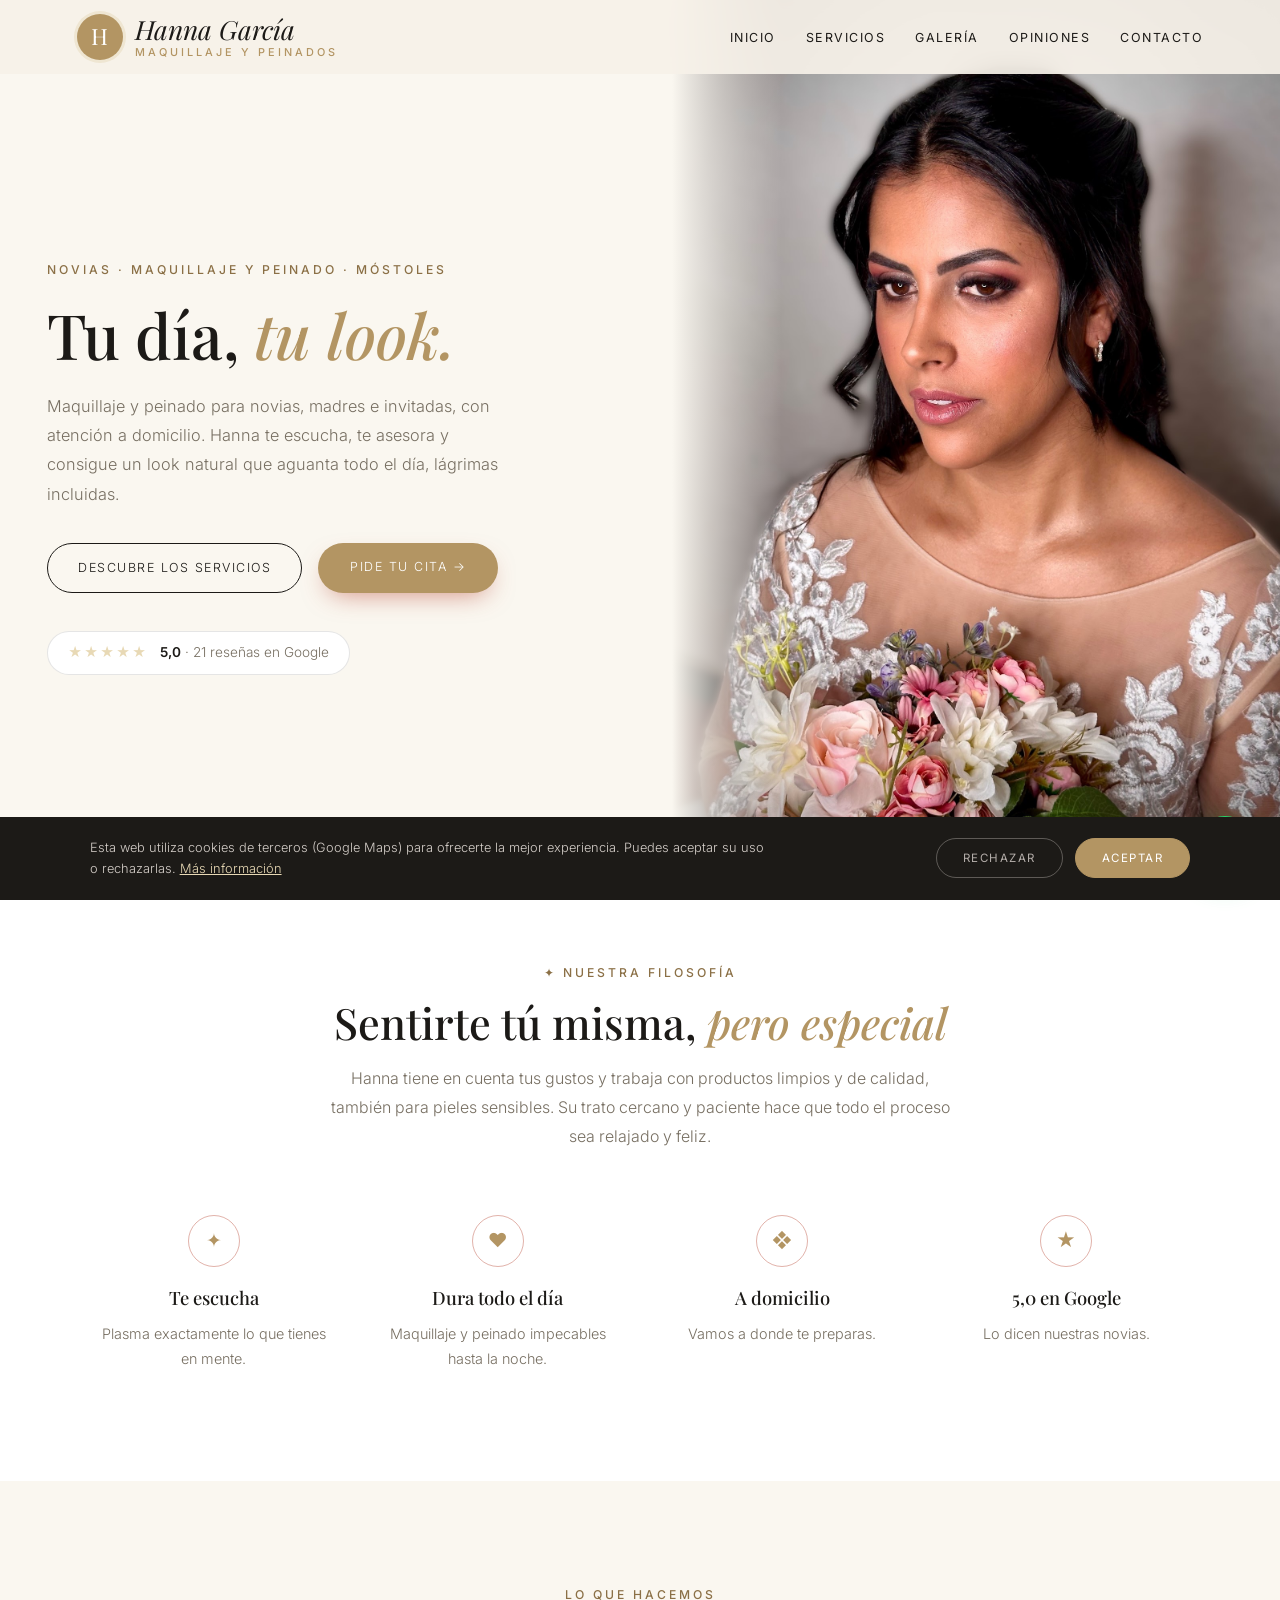
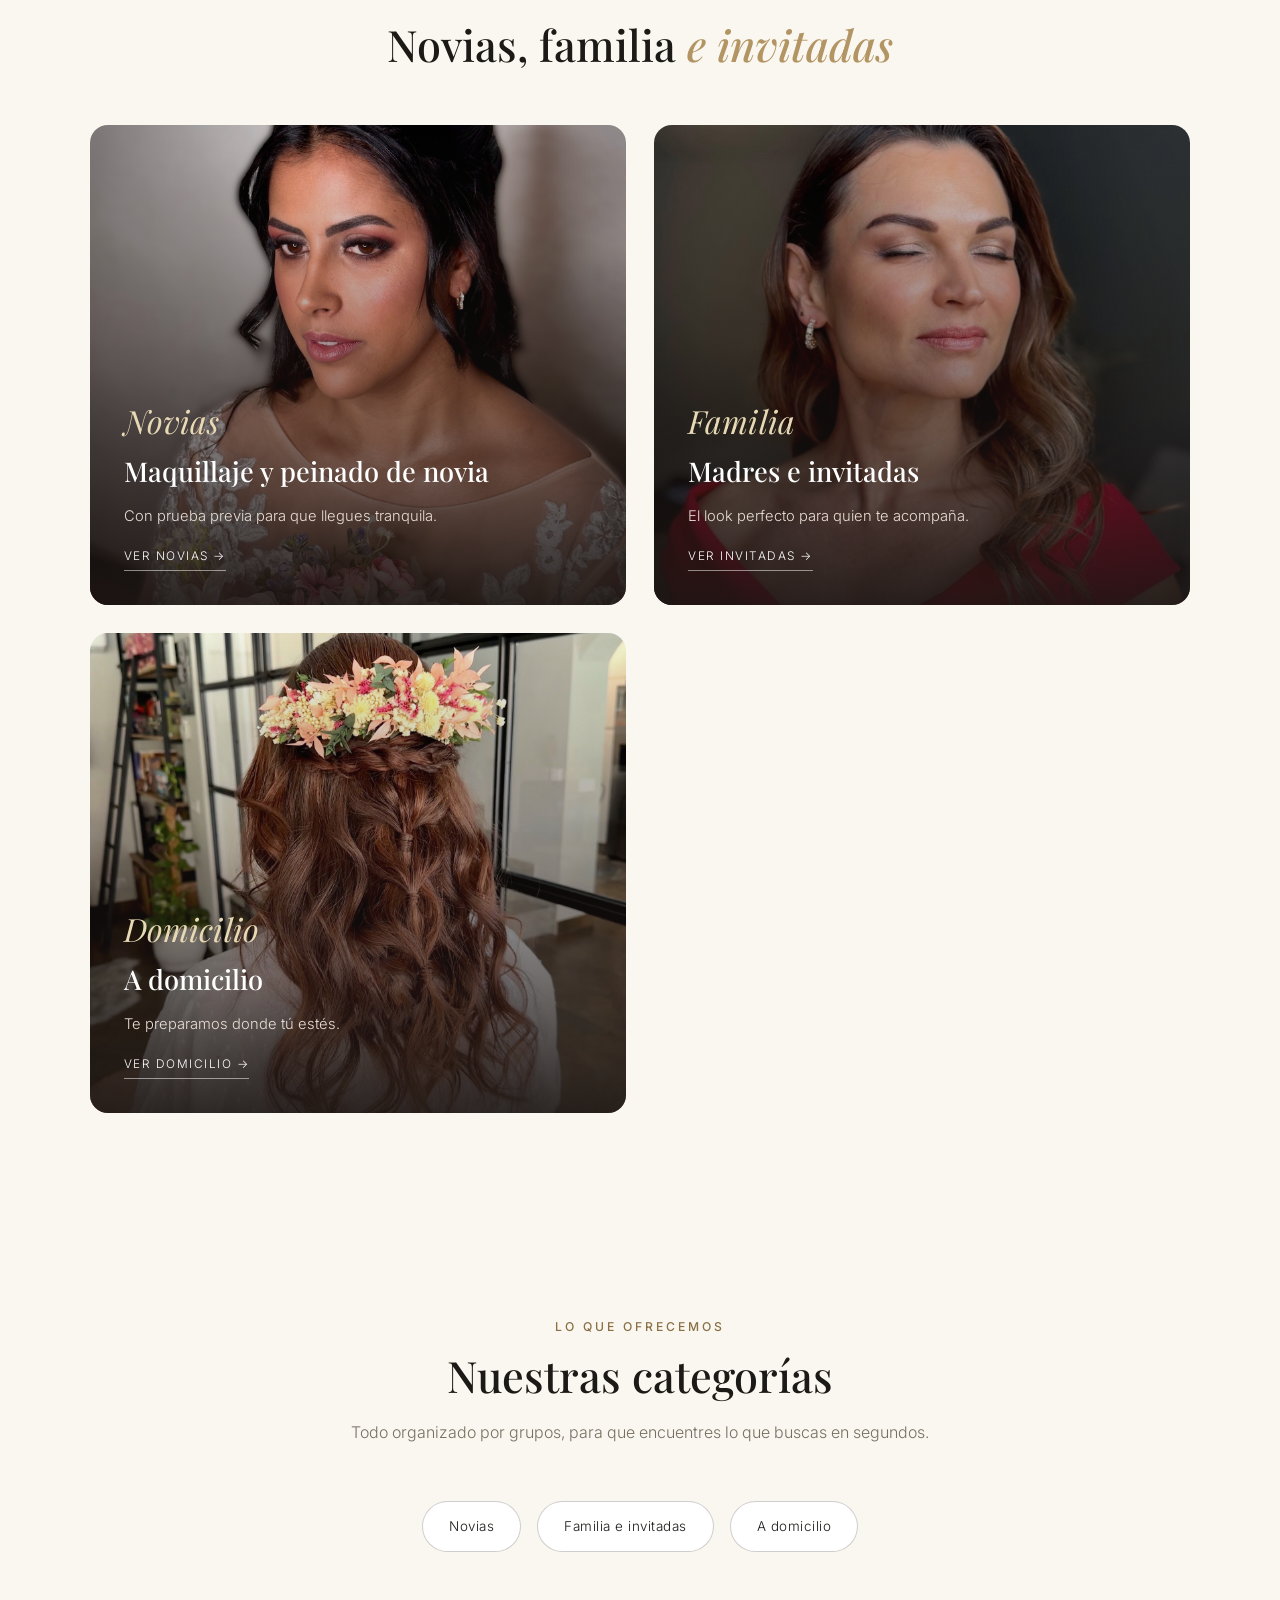
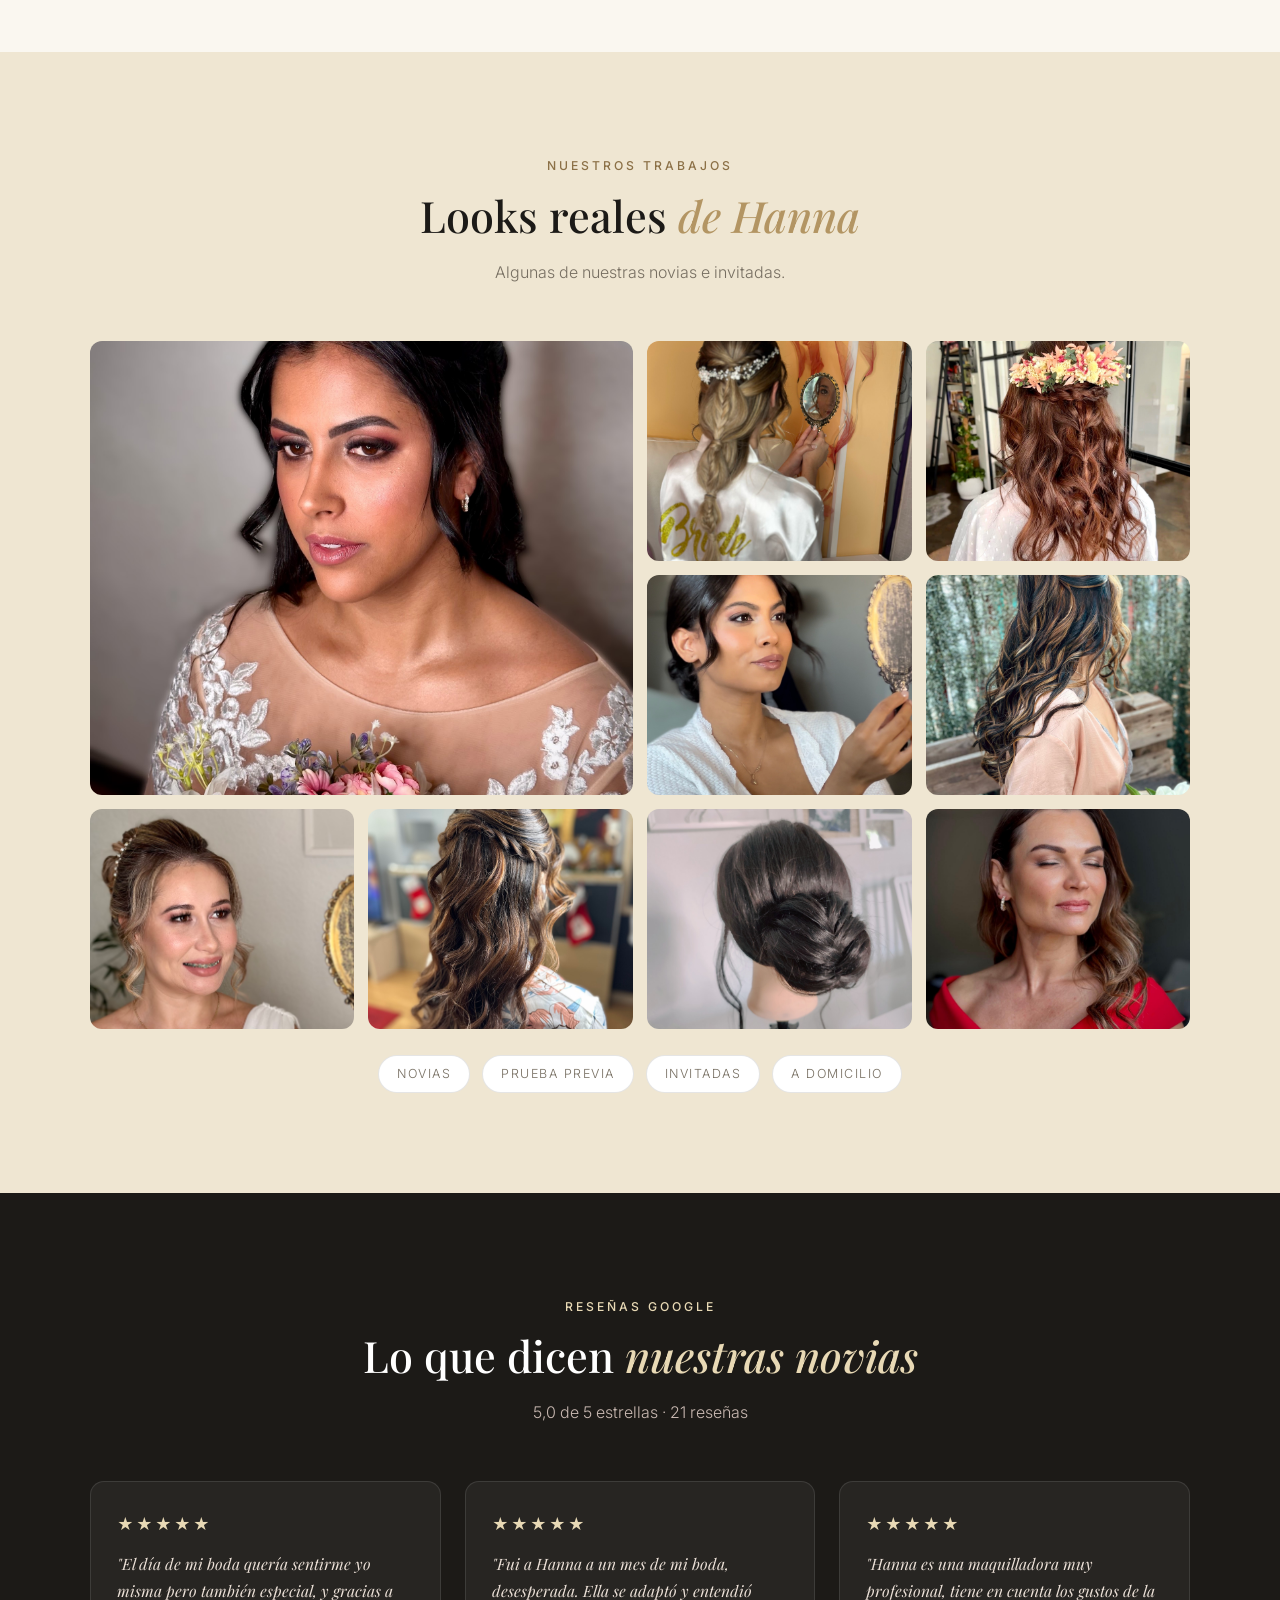
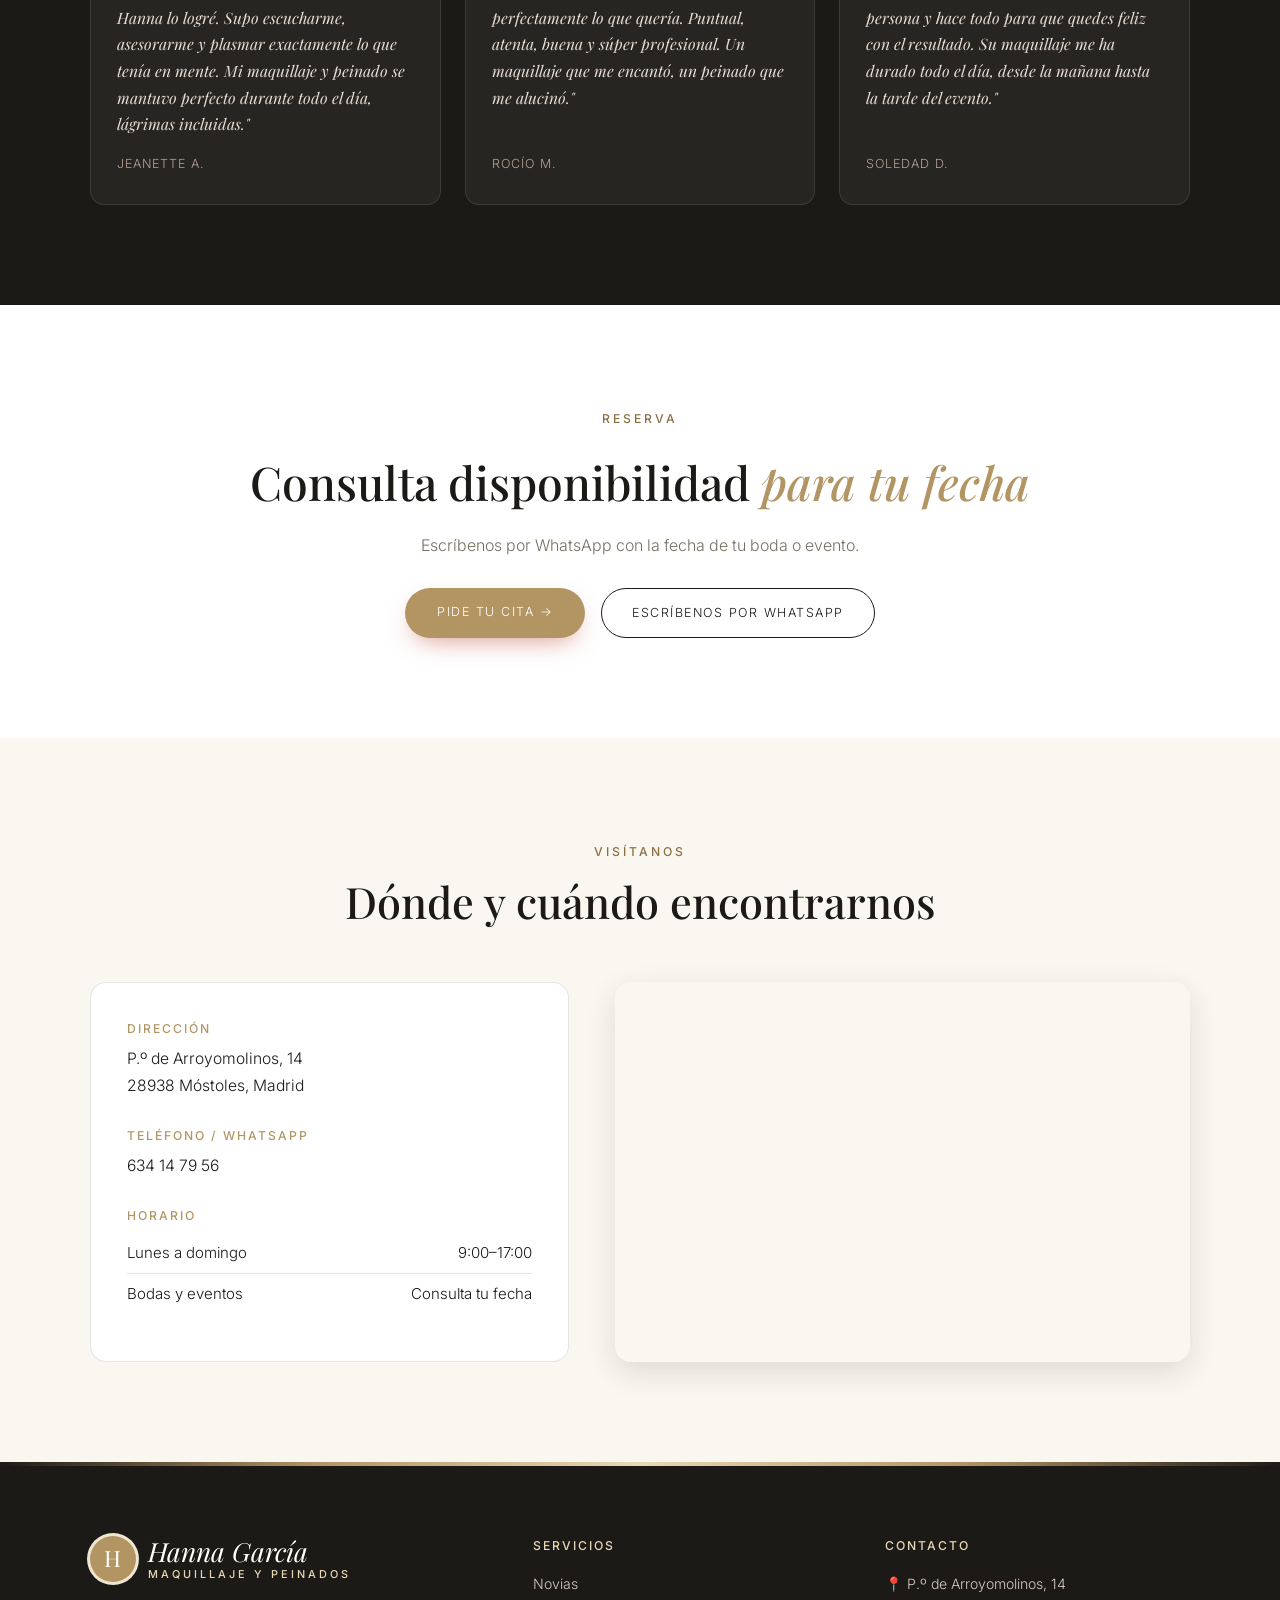
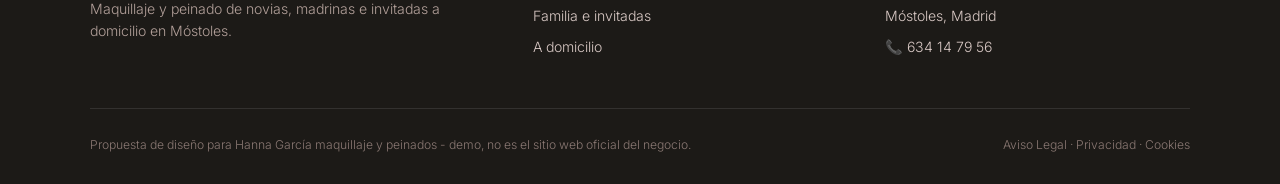
<file: index.html>
<!DOCTYPE html>
<html lang="es">
<head>
<meta charset="UTF-8">
<meta name="viewport" content="width=device-width, initial-scale=1.0">
<title>Hanna García maquillaje y peinados — Maquillaje y peinado de novias a domicilio en Móstoles</title>
<meta name="description" content="Hanna García, maquillaje y peinados de novia, madrina e invitadas con atención a domicilio en Móstoles. Prueba previa y looks que duran todo el día. 5,0★ con 21 reseñas en Google.">
<meta name="theme-color" content="#1c1a17">
<meta property="og:title" content="Hanna García maquillaje y peinados · Móstoles">
<meta property="og:image" content="maps_08.jpg">

<link rel="preconnect" href="https://fonts.googleapis.com"><link rel="preconnect" href="https://fonts.gstatic.com" crossorigin><link href="https://fonts.googleapis.com/css2?family=Playfair+Display:ital,wght@0,400;0,500;1,400&family=Inter:wght@300;400;500;600&display=swap" rel="stylesheet">
<link rel="stylesheet" href="styles.css">
</head>
<body>

<header id="header">
  <a href="index.html" class="logo" aria-label="Hanna García maquillaje y peinados, inicio"><span class="logo-mark">H</span><span class="logo-text"><span class="script">Hanna García</span><small>maquillaje y peinados</small></span></a>
  <nav id="nav" aria-label="Navegación principal"><ul><li><a href="index.html#inicio">Inicio</a></li><li><a href="servicios.html">Servicios</a></li><li><a href="index.html#galeria">Galería</a></li><li><a href="index.html#opiniones">Opiniones</a></li><li><a href="index.html#contacto">Contacto</a></li></ul></nav><button class="nav-toggle" id="navToggle" aria-label="Abrir menú">☰</button>
</header>

<section class="hero" id="inicio">
  <div class="hero-text">
    <span class="eyebrow">Novias · Maquillaje y peinado · Móstoles</span>
    <h1>Tu día, <em>tu look.</em></h1>
    <p>Maquillaje y peinado para novias, madres e invitadas, con atención a domicilio. Hanna te escucha, te asesora y consigue un look natural que aguanta todo el día, lágrimas incluidas.</p>
    <div class="hero-ctas">
      <a href="servicios.html" class="btn-outline">Descubre los servicios</a>
      <a href="https://wa.me/34634147956?text=Hola%20Hanna%2C%20he%20visto%20tu%20web%20y%20me%20gustar%C3%ADa%20consultar%20disponibilidad%20para%20mi%20fecha" class="btn-solid" target="_blank" rel="noopener">Pide tu cita →</a>
    </div>
    <a class="hero-rating" href="https://www.google.com/maps/search/?api=1&query=Hanna+Garcia+maquillaje+y+peinados,+Paseo+de+Arroyomolinos+14,+Mostoles" target="_blank" rel="noopener"><span class="stars">★★★★★</span><span><strong>5,0</strong> · 21 reseñas en Google</span></a>
  </div>
  <div class="hero-img"><img src="maps_08.jpg" alt="Novia maquillada y peinada por Hanna García" style="object-position:center 25%;"></div>
</section>

<section class="trust">
  <div class="section-head">
    <span class="eyebrow">✦ Nuestra filosofía</span>
    <h2>Sentirte tú misma, <em>pero especial</em></h2>
    <p>Hanna tiene en cuenta tus gustos y trabaja con productos limpios y de calidad, también para pieles sensibles. Su trato cercano y paciente hace que todo el proceso sea relajado y feliz.</p>
  </div>
  <div class="trust-grid">
    <div class="trust-card"><span class="trust-ic">✦</span><h3>Te escucha</h3><p>Plasma exactamente lo que tienes en mente.</p></div>
    <div class="trust-card"><span class="trust-ic">♥</span><h3>Dura todo el día</h3><p>Maquillaje y peinado impecables hasta la noche.</p></div>
    <div class="trust-card"><span class="trust-ic">❖</span><h3>A domicilio</h3><p>Vamos a donde te preparas.</p></div>
    <div class="trust-card"><span class="trust-ic">★</span><h3>5,0 en Google</h3><p>Lo dicen nuestras novias.</p></div>
  </div>
</section>

<section class="worlds">
  <div class="section-head">
    <span class="eyebrow">Lo que hacemos</span>
    <h2>Novias, familia <em>e invitadas</em></h2>
  </div>
  <div class="worlds-grid">
    <a href="servicios.html#novias" class="world-card"><img src="maps_08.jpg" alt="Maquillaje y peinado de novia"><div class="world-text"><span class="script">Novias</span><h3>Maquillaje y peinado de novia</h3><p>Con prueba previa para que llegues tranquila.</p><span class="world-link">Ver novias →</span></div></a>
    <a href="servicios.html#invitadas" class="world-card"><img src="maps_10.jpg" alt="Madres e invitadas"><div class="world-text"><span class="script">Familia</span><h3>Madres e invitadas</h3><p>El look perfecto para quien te acompaña.</p><span class="world-link">Ver invitadas →</span></div></a>
    <a href="servicios.html#domicilio" class="world-card"><img src="maps_03.jpg" alt="A domicilio"><div class="world-text"><span class="script">Domicilio</span><h3>A domicilio</h3><p>Te preparamos donde tú estés.</p><span class="world-link">Ver domicilio →</span></div></a>
  </div>
</section>

<section>
  <div class="section-head">
    <span class="eyebrow">Lo que ofrecemos</span>
    <h2>Nuestras categorías</h2>
    <p>Todo organizado por grupos, para que encuentres lo que buscas en segundos.</p>
  </div>
  <div class="cat-pills">
    <a href="servicios.html#novias" class="cat-pill">Novias</a>
    <a href="servicios.html#invitadas" class="cat-pill">Familia e invitadas</a>
    <a href="servicios.html#domicilio" class="cat-pill">A domicilio</a>
  </div>
</section>

<section class="gallery-wrap" id="galeria">
  <div class="section-head">
    <span class="eyebrow">Nuestros trabajos</span>
    <h2>Looks reales <em>de Hanna</em></h2>
    <p>Algunas de nuestras novias e invitadas.</p>
  </div>
  <div class="gallery">
    <figure class="big"><img src="maps_08.jpg" alt="Novia maquillada y peinada por Hanna García, Móstoles" loading="lazy"></figure>
    <figure><img src="maps_04.jpg" alt="Peinado de novia con trenza y tocado" loading="lazy"></figure>
    <figure><img src="maps_03.jpg" alt="Semirecogido con flores" loading="lazy"></figure>
    <figure><img src="maps_09.jpg" alt="Maquillaje y recogido de novia" loading="lazy"></figure>
    <figure><img src="maps_07.jpg" alt="Ondas con tocado" loading="lazy"></figure>
    <figure><img src="maps_01.jpg" alt="Recogido con tocado" loading="lazy"></figure>
    <figure><img src="maps_02.jpg" alt="Semirecogido con trenza" loading="lazy"></figure>
    <figure><img src="maps_05.jpg" alt="Moño bajo" loading="lazy"></figure>
    <figure><img src="maps_10.jpg" alt="Maquillaje de invitada" loading="lazy"></figure>
  </div>
  <div class="brands"><span>Novias</span><span>Prueba previa</span><span>Invitadas</span><span>A domicilio</span></div>
</section>

<section class="reviews-wrap" id="opiniones">
  <div class="section-head">
    <span class="eyebrow">Reseñas Google</span>
    <h2>Lo que dicen <em>nuestras novias</em></h2>
    <p>5,0 de 5 estrellas · 21 reseñas</p>
  </div>
  <div class="review-grid">
    <div class="review-card"><div class="stars">★★★★★</div><p>"El día de mi boda quería sentirme yo misma pero también especial, y gracias a Hanna lo logré. Supo escucharme, asesorarme y plasmar exactamente lo que tenía en mente. Mi maquillaje y peinado se mantuvo perfecto durante todo el día, lágrimas incluidas."</p><cite>Jeanette A.</cite></div>
    <div class="review-card"><div class="stars">★★★★★</div><p>"Fui a Hanna a un mes de mi boda, desesperada. Ella se adaptó y entendió perfectamente lo que quería. Puntual, atenta, buena y súper profesional. Un maquillaje que me encantó, un peinado que me alucinó."</p><cite>Rocío M.</cite></div>
    <div class="review-card"><div class="stars">★★★★★</div><p>"Hanna es una maquilladora muy profesional, tiene en cuenta los gustos de la persona y hace todo para que quedes feliz con el resultado. Su maquillaje me ha durado todo el día, desde la mañana hasta la tarde del evento."</p><cite>Soledad D.</cite></div>
  </div>
</section>

<section class="cta-section">
  <span class="eyebrow">Reserva</span>
  <h2>Consulta disponibilidad <em>para tu fecha</em></h2>
  <p>Escríbenos por WhatsApp con la fecha de tu boda o evento.</p>
  <div class="cta-row">
    <a href="https://wa.me/34634147956?text=Hola%20Hanna%2C%20he%20visto%20tu%20web%20y%20me%20gustar%C3%ADa%20consultar%20disponibilidad%20para%20mi%20fecha" class="btn-solid" target="_blank" rel="noopener">Pide tu cita →</a>
    <a href="https://wa.me/34634147956?text=Hola%20Hanna%2C%20he%20visto%20tu%20web%20y%20me%20gustar%C3%ADa%20consultar%20disponibilidad%20para%20mi%20fecha" class="btn-outline" target="_blank" rel="noopener">Escríbenos por WhatsApp</a>
  </div>
</section>

<section class="contact-section" id="contacto">
  <div class="section-head">
    <span class="eyebrow">Visítanos</span>
    <h2>Dónde y cuándo encontrarnos</h2>
  </div>
  <div class="contact-grid">
    <div class="contact-info">
      <div class="contact-block"><h3>Dirección</h3><p>P.º de Arroyomolinos, 14<br>28938 Móstoles, Madrid</p></div>
      <div class="contact-block"><h3>Teléfono / WhatsApp</h3><p><a href="tel:+34634147956">634 14 79 56</a></p></div>
      <div class="contact-block"><h3>Horario</h3><ul class="hours-list"><li><span>Lunes a domingo</span><span>9:00–17:00</span></li><li><span>Bodas y eventos</span><span>Consulta tu fecha</span></li></ul></div>
      
    </div>
    <div class="contact-map">
      <iframe title="Mapa de Hanna García maquillaje y peinados" src="https://www.google.com/maps?q=Hanna+Garcia+maquillaje+y+peinados,+Paseo+de+Arroyomolinos+14,+Mostoles&output=embed" width="100%" height="100%" style="border:0;" allowfullscreen="" loading="lazy" referrerpolicy="no-referrer-when-downgrade"></iframe>
    </div>
  </div>
</section>

<footer>
  <div class="footer-grid">
    <div class="footer-brand">
      <a href="index.html" class="logo light"><span class="logo-mark">H</span><span class="logo-text"><span class="script">Hanna García</span><small>maquillaje y peinados</small></span></a>
      <p>Maquillaje y peinado de novias, madrinas e invitadas a domicilio en Móstoles.</p>
    </div>
    <div><h4>Servicios</h4><ul><li><a href="servicios.html#novias">Novias</a></li><li><a href="servicios.html#invitadas">Familia e invitadas</a></li><li><a href="servicios.html#domicilio">A domicilio</a></li></ul></div>
    <div><h4>Contacto</h4><ul><li>📍 P.º de Arroyomolinos, 14</li><li>Móstoles, Madrid</li><li>📞 <a href="tel:+34634147956">634 14 79 56</a></li></ul></div>
  </div>
  <div class="footer-bottom">
    <span>Propuesta de diseño para Hanna García maquillaje y peinados - demo, no es el sitio web oficial del negocio.</span>
    <span><a href="aviso-legal.html">Aviso Legal</a> &middot; <a href="politica-privacidad.html">Privacidad</a> &middot; <a href="politica-cookies.html">Cookies</a></span>
  </div>
</footer>

<div id="cookie-banner" class="cookie-banner"><p>Esta web utiliza cookies de terceros (Google Maps) para ofrecerte la mejor experiencia. Puedes aceptar su uso o rechazarlas. <a href="politica-cookies.html">Más información</a></p><div class="cookie-actions"><button onclick="setCookieChoice('rejected')" class="ck-reject">Rechazar</button><button onclick="setCookieChoice('accepted')" class="ck-accept">Aceptar</button></div></div>
<div class="social-fabs"><a class="wa-fab" href="https://wa.me/34634147956?text=Hola%20Hanna%2C%20he%20visto%20tu%20web%20y%20me%20gustar%C3%ADa%20consultar%20disponibilidad%20para%20mi%20fecha" target="_blank" rel="noopener" aria-label="Escribir por WhatsApp"><svg width="28" height="28" viewBox="0 0 24 24" fill="white"><path d="M17.5 14.4c-.3-.1-1.8-.9-2-1s-.5-.1-.7.1-.8 1-.9 1.2-.3.2-.6.1a8.2 8.2 0 0 1-2.4-1.5 9 9 0 0 1-1.7-2.1c-.2-.3 0-.5.1-.6l.4-.5.3-.5v-.5l-.9-2.2c-.2-.6-.5-.5-.7-.5h-.6a1.1 1.1 0 0 0-.8.4 3.4 3.4 0 0 0-1 2.5 5.9 5.9 0 0 0 1.2 3.1 13.5 13.5 0 0 0 5.2 4.6c2.6 1 2.6.7 3.1.6a2.6 2.6 0 0 0 1.7-1.2 2.1 2.1 0 0 0 .2-1.2c-.1-.1-.3-.2-.6-.3ZM12 21.8a9.8 9.8 0 0 1-5-1.4l-.4-.2-3.7 1 1-3.6-.2-.4A9.8 9.8 0 1 1 12 21.8Zm8.4-18.3A11.8 11.8 0 0 0 1.8 17.7L.2 23.8l6.3-1.6a11.8 11.8 0 0 0 5.6 1.4A11.8 11.8 0 0 0 20.4 3.5Z"/></svg></a></div>
<script src="main.js"></script>
</body>
</html>
</file>
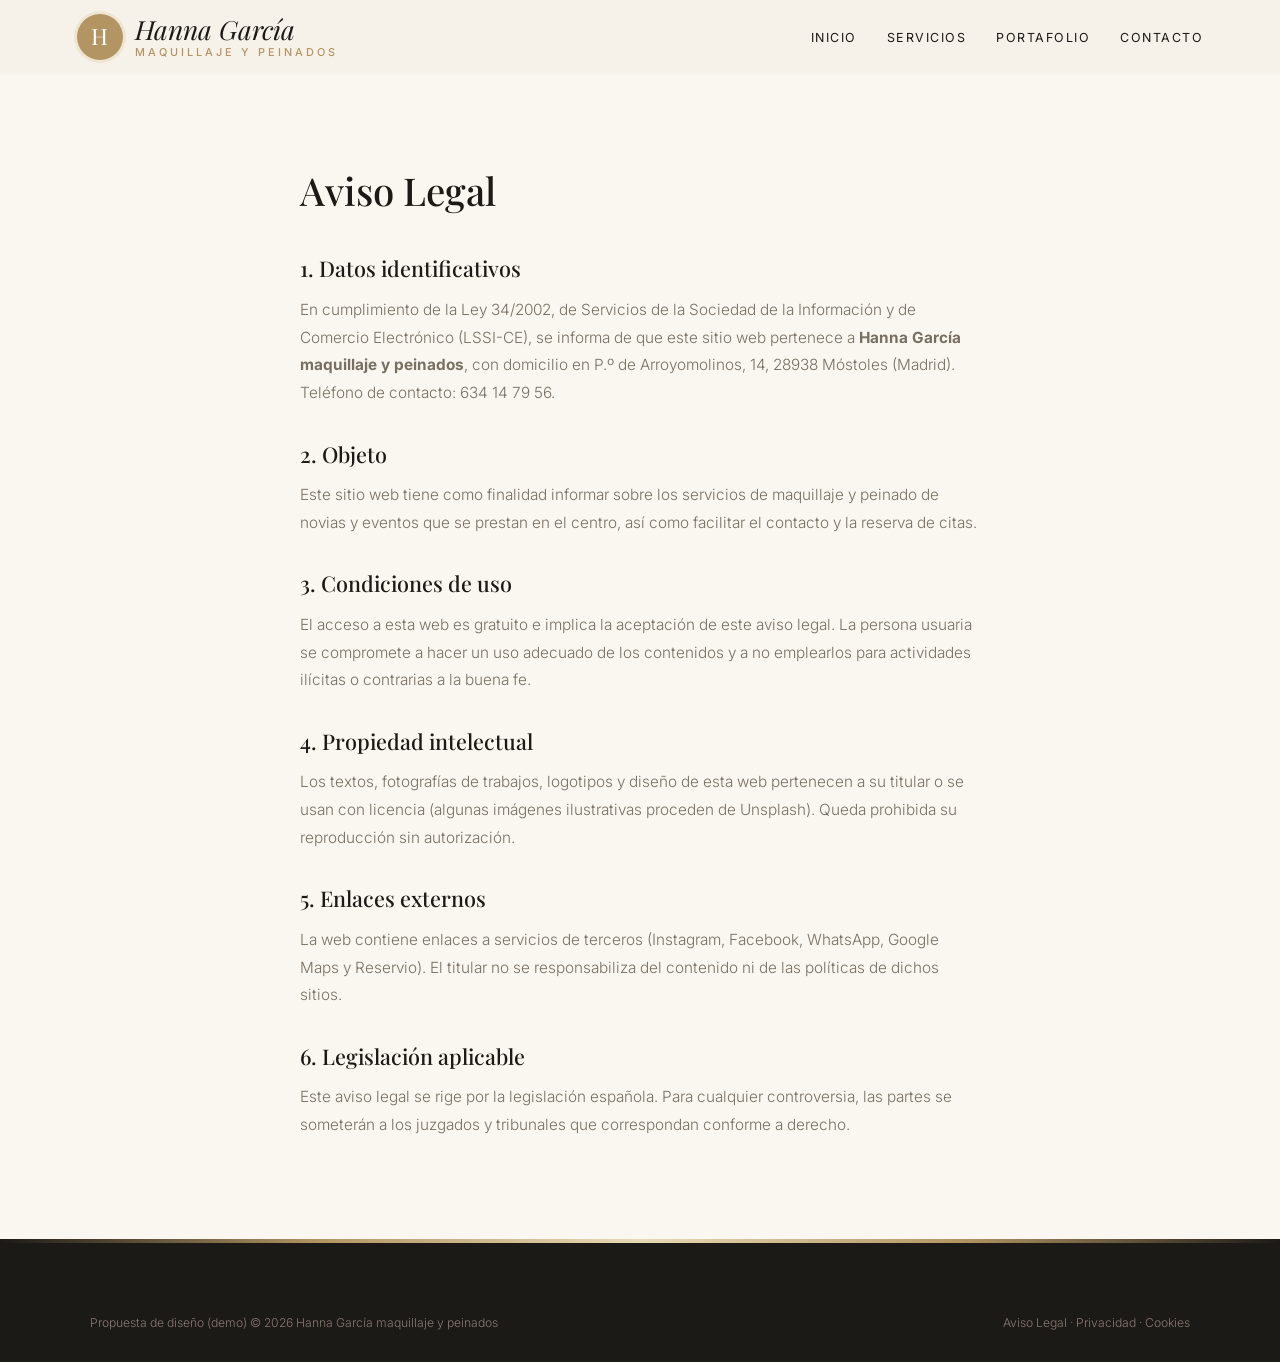
<file: aviso-legal.html>
<!DOCTYPE html>
<html lang="es">
<head>
<meta charset="UTF-8">
<meta name="viewport" content="width=device-width, initial-scale=1.0">
<title>Aviso Legal — Hanna García maquillaje y peinados</title>
<meta name="robots" content="noindex">

<link rel="preconnect" href="https://fonts.googleapis.com">
<link href="https://fonts.googleapis.com/css2?family=Playfair+Display:ital,wght@0,400;0,500;1,400&family=Inter:wght@300;400;500;600&display=swap" rel="stylesheet">
<link rel="stylesheet" href="styles.css">
</head>
<body>
<header id="header" class="scrolled">
  <a href="index.html" class="logo" aria-label="Hanna García maquillaje y peinados, inicio">
    <span class="logo-mark">H</span>
    <span class="logo-text"><span class="script">Hanna García</span><small>maquillaje y peinados</small></span>
  </a>
  <nav id="nav" aria-label="Navegación principal">
    <ul>
      <li><a href="index.html#inicio">Inicio</a></li>
      <li><a href="servicios.html">Servicios</a></li>
      <li><a href="portafolio.html">Portafolio</a></li>
      <li><a href="index.html#contacto">Contacto</a></li>
    </ul>
  </nav>
  <button class="nav-toggle" id="navToggle" aria-label="Abrir menú">☰</button>
</header>
<main class="legal"><h1>Aviso Legal</h1>
<h2>1. Datos identificativos</h2>
<p>En cumplimiento de la Ley 34/2002, de Servicios de la Sociedad de la Información y de Comercio Electrónico (LSSI-CE), se informa de que este sitio web pertenece a <strong>Hanna García maquillaje y peinados</strong>, con domicilio en P.º de Arroyomolinos, 14, 28938 Móstoles (Madrid). Teléfono de contacto: 634 14 79 56.</p>
<h2>2. Objeto</h2>
<p>Este sitio web tiene como finalidad informar sobre los servicios de maquillaje y peinado de novias y eventos que se prestan en el centro, así como facilitar el contacto y la reserva de citas.</p>
<h2>3. Condiciones de uso</h2>
<p>El acceso a esta web es gratuito e implica la aceptación de este aviso legal. La persona usuaria se compromete a hacer un uso adecuado de los contenidos y a no emplearlos para actividades ilícitas o contrarias a la buena fe.</p>
<h2>4. Propiedad intelectual</h2>
<p>Los textos, fotografías de trabajos, logotipos y diseño de esta web pertenecen a su titular o se usan con licencia (algunas imágenes ilustrativas proceden de Unsplash). Queda prohibida su reproducción sin autorización.</p>
<h2>5. Enlaces externos</h2>
<p>La web contiene enlaces a servicios de terceros (Instagram, Facebook, WhatsApp, Google Maps y Reservio). El titular no se responsabiliza del contenido ni de las políticas de dichos sitios.</p>
<h2>6. Legislación aplicable</h2>
<p>Este aviso legal se rige por la legislación española. Para cualquier controversia, las partes se someterán a los juzgados y tribunales que correspondan conforme a derecho.</p></main>
<footer>
  <div class="footer-bottom" style="margin-top:0">
    <span>Propuesta de diseño (demo) © 2026 Hanna García maquillaje y peinados</span>
    <span><a href="aviso-legal.html">Aviso Legal</a> &middot; <a href="politica-privacidad.html">Privacidad</a> &middot; <a href="politica-cookies.html">Cookies</a></span>
  </div>
</footer>
<script src="main.js"></script>
</body>
</html>
</file>
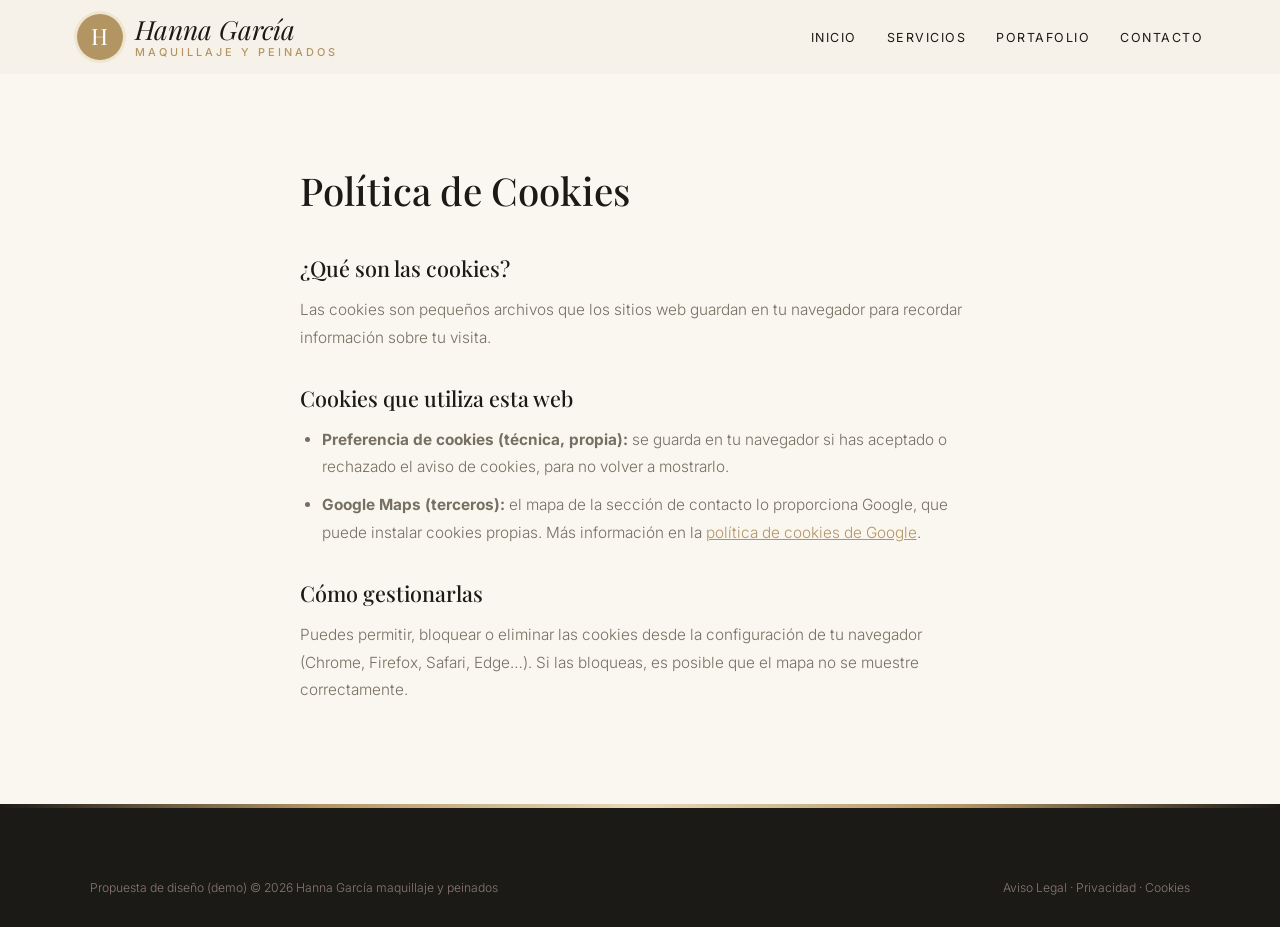
<file: politica-cookies.html>
<!DOCTYPE html>
<html lang="es">
<head>
<meta charset="UTF-8">
<meta name="viewport" content="width=device-width, initial-scale=1.0">
<title>Política de Cookies — Hanna García maquillaje y peinados</title>
<meta name="robots" content="noindex">

<link rel="preconnect" href="https://fonts.googleapis.com">
<link href="https://fonts.googleapis.com/css2?family=Playfair+Display:ital,wght@0,400;0,500;1,400&family=Inter:wght@300;400;500;600&display=swap" rel="stylesheet">
<link rel="stylesheet" href="styles.css">
</head>
<body>
<header id="header" class="scrolled">
  <a href="index.html" class="logo" aria-label="Hanna García maquillaje y peinados, inicio">
    <span class="logo-mark">H</span>
    <span class="logo-text"><span class="script">Hanna García</span><small>maquillaje y peinados</small></span>
  </a>
  <nav id="nav" aria-label="Navegación principal">
    <ul>
      <li><a href="index.html#inicio">Inicio</a></li>
      <li><a href="servicios.html">Servicios</a></li>
      <li><a href="portafolio.html">Portafolio</a></li>
      <li><a href="index.html#contacto">Contacto</a></li>
    </ul>
  </nav>
  <button class="nav-toggle" id="navToggle" aria-label="Abrir menú">☰</button>
</header>
<main class="legal"><h1>Política de Cookies</h1>
<h2>¿Qué son las cookies?</h2>
<p>Las cookies son pequeños archivos que los sitios web guardan en tu navegador para recordar información sobre tu visita.</p>
<h2>Cookies que utiliza esta web</h2>
<ul>
<li><strong>Preferencia de cookies (técnica, propia):</strong> se guarda en tu navegador si has aceptado o rechazado el aviso de cookies, para no volver a mostrarlo.</li>
<li><strong>Google Maps (terceros):</strong> el mapa de la sección de contacto lo proporciona Google, que puede instalar cookies propias. Más información en la <a href="https://policies.google.com/technologies/cookies" target="_blank" rel="noopener">política de cookies de Google</a>.</li>
</ul>
<h2>Cómo gestionarlas</h2>
<p>Puedes permitir, bloquear o eliminar las cookies desde la configuración de tu navegador (Chrome, Firefox, Safari, Edge…). Si las bloqueas, es posible que el mapa no se muestre correctamente.</p></main>
<footer>
  <div class="footer-bottom" style="margin-top:0">
    <span>Propuesta de diseño (demo) © 2026 Hanna García maquillaje y peinados</span>
    <span><a href="aviso-legal.html">Aviso Legal</a> &middot; <a href="politica-privacidad.html">Privacidad</a> &middot; <a href="politica-cookies.html">Cookies</a></span>
  </div>
</footer>
<script src="main.js"></script>
</body>
</html>
</file>
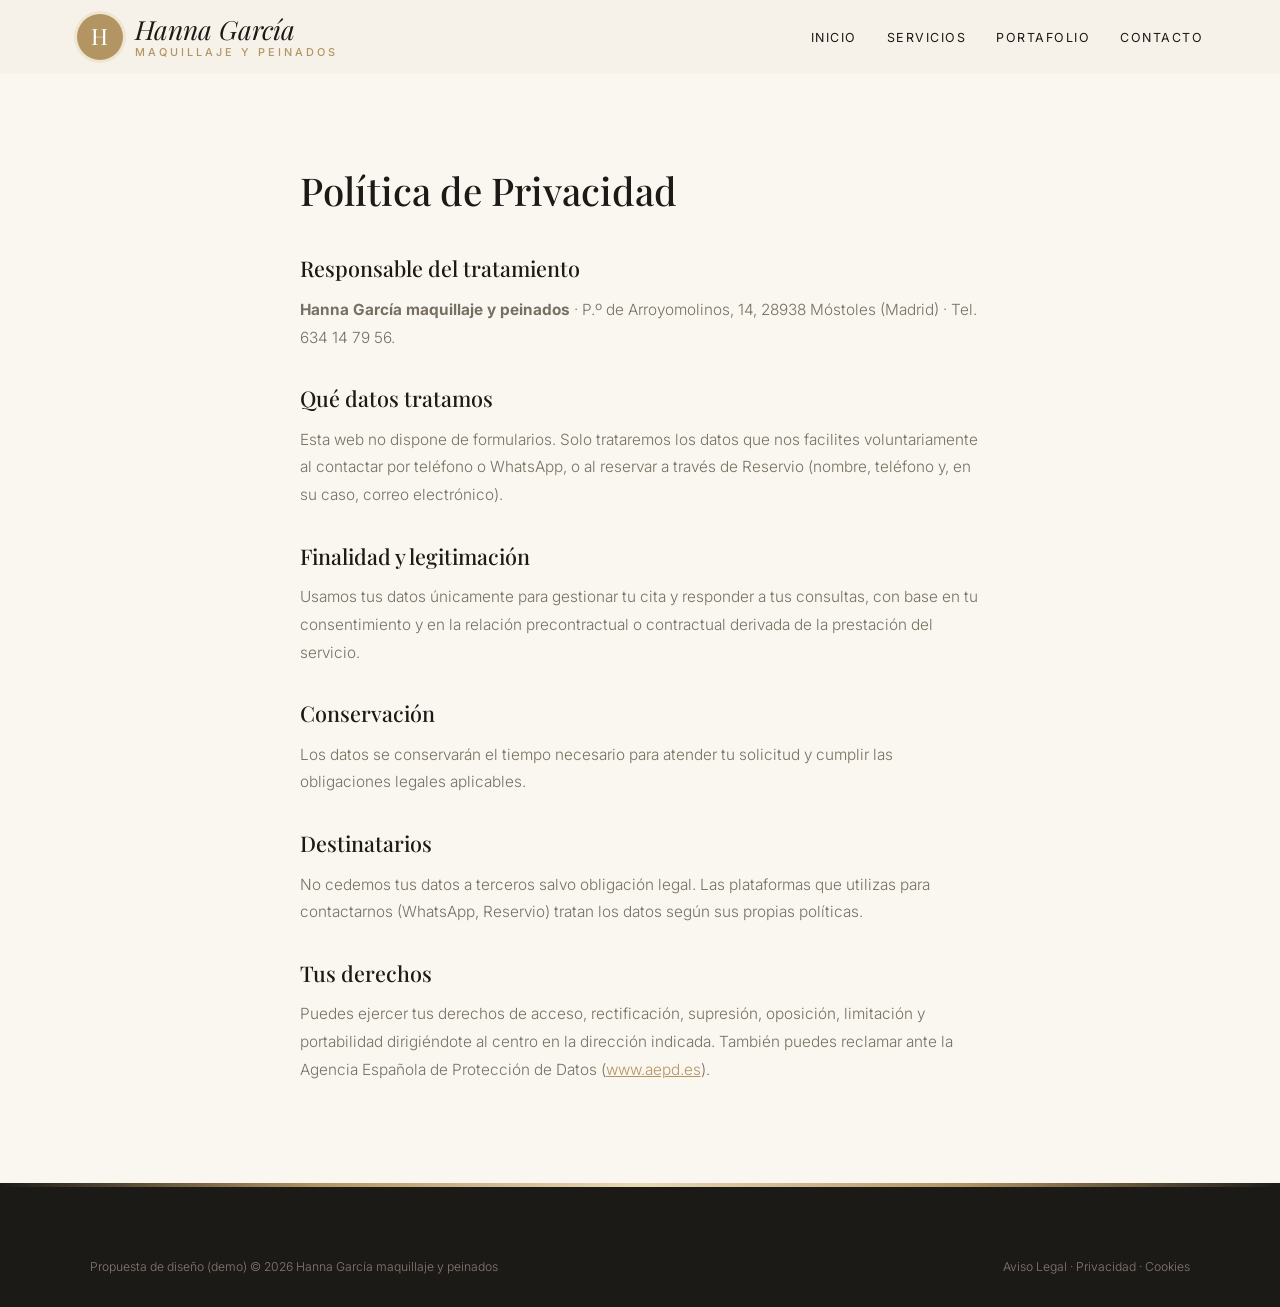
<file: politica-privacidad.html>
<!DOCTYPE html>
<html lang="es">
<head>
<meta charset="UTF-8">
<meta name="viewport" content="width=device-width, initial-scale=1.0">
<title>Política de Privacidad — Hanna García maquillaje y peinados</title>
<meta name="robots" content="noindex">

<link rel="preconnect" href="https://fonts.googleapis.com">
<link href="https://fonts.googleapis.com/css2?family=Playfair+Display:ital,wght@0,400;0,500;1,400&family=Inter:wght@300;400;500;600&display=swap" rel="stylesheet">
<link rel="stylesheet" href="styles.css">
</head>
<body>
<header id="header" class="scrolled">
  <a href="index.html" class="logo" aria-label="Hanna García maquillaje y peinados, inicio">
    <span class="logo-mark">H</span>
    <span class="logo-text"><span class="script">Hanna García</span><small>maquillaje y peinados</small></span>
  </a>
  <nav id="nav" aria-label="Navegación principal">
    <ul>
      <li><a href="index.html#inicio">Inicio</a></li>
      <li><a href="servicios.html">Servicios</a></li>
      <li><a href="portafolio.html">Portafolio</a></li>
      <li><a href="index.html#contacto">Contacto</a></li>
    </ul>
  </nav>
  <button class="nav-toggle" id="navToggle" aria-label="Abrir menú">☰</button>
</header>
<main class="legal"><h1>Política de Privacidad</h1>
<h2>Responsable del tratamiento</h2>
<p><strong>Hanna García maquillaje y peinados</strong> · P.º de Arroyomolinos, 14, 28938 Móstoles (Madrid) · Tel. 634 14 79 56.</p>
<h2>Qué datos tratamos</h2>
<p>Esta web no dispone de formularios. Solo trataremos los datos que nos facilites voluntariamente al contactar por teléfono o WhatsApp, o al reservar a través de Reservio (nombre, teléfono y, en su caso, correo electrónico).</p>
<h2>Finalidad y legitimación</h2>
<p>Usamos tus datos únicamente para gestionar tu cita y responder a tus consultas, con base en tu consentimiento y en la relación precontractual o contractual derivada de la prestación del servicio.</p>
<h2>Conservación</h2>
<p>Los datos se conservarán el tiempo necesario para atender tu solicitud y cumplir las obligaciones legales aplicables.</p>
<h2>Destinatarios</h2>
<p>No cedemos tus datos a terceros salvo obligación legal. Las plataformas que utilizas para contactarnos (WhatsApp, Reservio) tratan los datos según sus propias políticas.</p>
<h2>Tus derechos</h2>
<p>Puedes ejercer tus derechos de acceso, rectificación, supresión, oposición, limitación y portabilidad dirigiéndote al centro en la dirección indicada. También puedes reclamar ante la Agencia Española de Protección de Datos (<a href="https://www.aepd.es" target="_blank" rel="noopener">www.aepd.es</a>).</p></main>
<footer>
  <div class="footer-bottom" style="margin-top:0">
    <span>Propuesta de diseño (demo) © 2026 Hanna García maquillaje y peinados</span>
    <span><a href="aviso-legal.html">Aviso Legal</a> &middot; <a href="politica-privacidad.html">Privacidad</a> &middot; <a href="politica-cookies.html">Cookies</a></span>
  </div>
</footer>
<script src="main.js"></script>
</body>
</html>
</file>
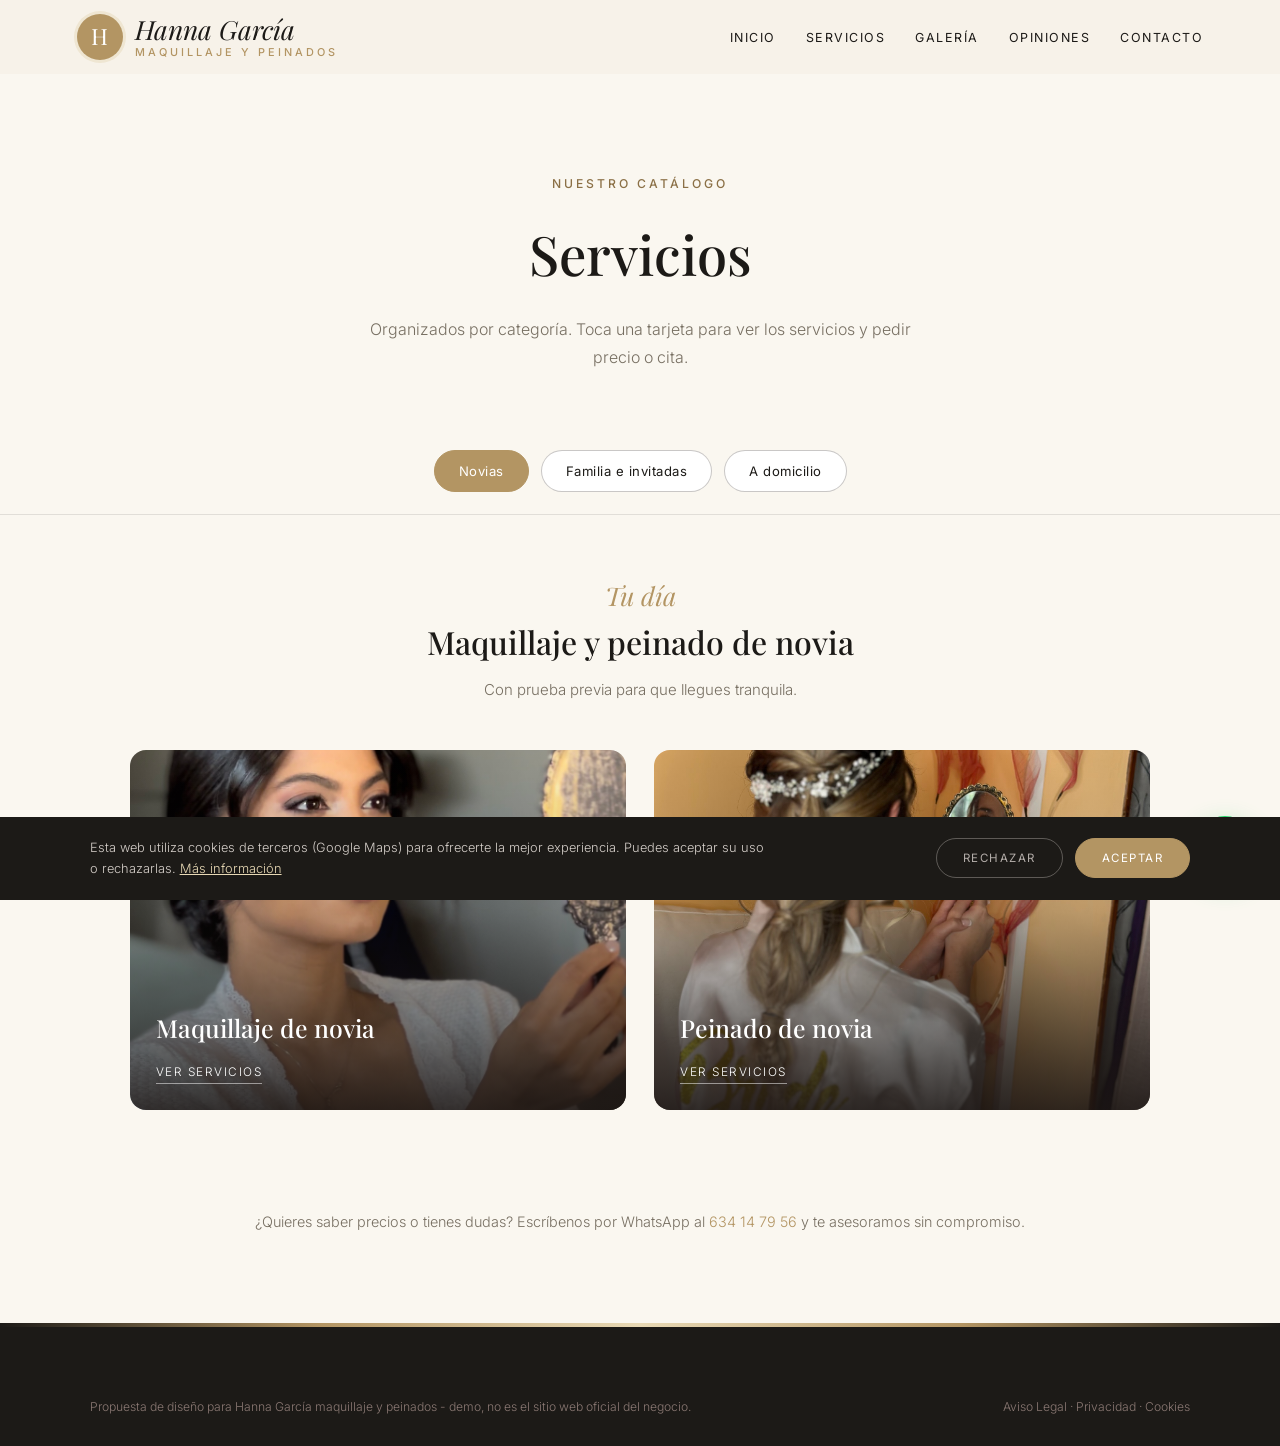
<file: servicios.html>
<!DOCTYPE html>
<html lang="es">
<head>
<meta charset="UTF-8">
<meta name="viewport" content="width=device-width, initial-scale=1.0">
<title>Servicios — Hanna García maquillaje y peinados · Móstoles</title>
<meta name="description" content="Servicios de Hanna García maquillaje y peinados en Móstoles.">

<link rel="preconnect" href="https://fonts.googleapis.com"><link rel="preconnect" href="https://fonts.gstatic.com" crossorigin><link href="https://fonts.googleapis.com/css2?family=Playfair+Display:ital,wght@0,400;0,500;1,400&family=Inter:wght@300;400;500;600&display=swap" rel="stylesheet">
<link rel="stylesheet" href="styles.css">
</head>
<body>

<header id="header" class="scrolled">
  <a href="index.html" class="logo" aria-label="Hanna García maquillaje y peinados, inicio"><span class="logo-mark">H</span><span class="logo-text"><span class="script">Hanna García</span><small>maquillaje y peinados</small></span></a>
  <nav id="nav" aria-label="Navegación principal"><ul><li><a href="index.html#inicio">Inicio</a></li><li><a href="servicios.html">Servicios</a></li><li><a href="index.html#galeria">Galería</a></li><li><a href="index.html#opiniones">Opiniones</a></li><li><a href="index.html#contacto">Contacto</a></li></ul></nav><button class="nav-toggle" id="navToggle" aria-label="Abrir menú">☰</button>
</header>

<div class="page-hero">
  <span class="eyebrow">Nuestro catálogo</span>
  <h1>Servicios</h1>
  <p>Organizados por categoría. Toca una tarjeta para ver los servicios y pedir precio o cita.</p>
</div>

<div class="tabs">
  <button class="tab-btn active" data-tab="novias">Novias</button>
  <button class="tab-btn" data-tab="invitadas">Familia e invitadas</button>
  <button class="tab-btn" data-tab="domicilio">A domicilio</button>
  
</div>

<div class="tab-panel active" id="novias">
  <div class="tab-intro"><span class="script">Tu día</span><h2>Maquillaje y peinado de novia</h2><p>Con prueba previa para que llegues tranquila.</p></div>
  <div class="cat-grid">
    <div class="cat-card" onclick="openModal('novia-maq')"><img src="maps_09.jpg" alt="Maquillaje de novia" loading="lazy"><div class="cat-card-text"><h3>Maquillaje de novia</h3><span>Ver servicios</span></div></div>
    <div class="cat-card" onclick="openModal('novia-pein')"><img src="maps_04.jpg" alt="Peinado de novia" loading="lazy"><div class="cat-card-text"><h3>Peinado de novia</h3><span>Ver servicios</span></div></div>
  </div>
</div>

<div class="tab-panel" id="invitadas">
  <div class="tab-intro"><span class="script">Quien te acompaña</span><h2>Madres e invitadas</h2><p>Para que todas luzcáis el día de la boda.</p></div>
  <div class="cat-grid single">
    <div class="cat-card" onclick="openModal('invitadas')"><img src="maps_10.jpg" alt="Madres e invitadas" loading="lazy"><div class="cat-card-text"><h3>Madres e invitadas</h3><span>Ver servicios</span></div></div>
  </div>
</div>

<div class="tab-panel" id="domicilio">
  <div class="tab-intro"><span class="script">Donde estés</span><h2>Atención a domicilio</h2><p>Te preparamos en casa o donde te vistas.</p></div>
  <div class="cat-grid single">
    <div class="cat-card" onclick="openModal('domicilio')"><img src="maps_03.jpg" alt="A domicilio" loading="lazy"><div class="cat-card-text"><h3>A domicilio</h3><span>Ver servicios</span></div></div>
  </div>
</div>


<p class="services-note">¿Quieres saber precios o tienes dudas? Escríbenos por WhatsApp al <a href="https://wa.me/34634147956" target="_blank" rel="noopener" style="color:var(--red)">634 14 79 56</a> y te asesoramos sin compromiso.</p>

<div class="modal-overlay" id="modal-novia-maq"><div class="modal">
  <button class="modal-close" onclick="closeModal('novia-maq')" aria-label="Cerrar">×</button>
  <h3>Maquillaje de novia</h3><p class="modal-sub">Novias</p>
  <div class="svc-row"><div><div class="svc-name">Maquillaje de novia</div><span class="svc-desc"></span></div><div class="svc-price">Consultar</div></div>
  <div class="svc-row"><div><div class="svc-name">Prueba previa</div><span class="svc-desc"></span></div><div class="svc-price">Consultar</div></div>
  <a class="modal-cta alt" href="https://wa.me/34634147956?text=Hola%2C%20quiero%20informaci%C3%B3n%20sobre%20maquillaje%20de%20novia" target="_blank" rel="noopener">Pedir cita por WhatsApp</a>
</div></div>

<div class="modal-overlay" id="modal-novia-pein"><div class="modal">
  <button class="modal-close" onclick="closeModal('novia-pein')" aria-label="Cerrar">×</button>
  <h3>Peinado de novia</h3><p class="modal-sub">Novias</p>
  <div class="svc-row"><div><div class="svc-name">Peinado de novia</div><span class="svc-desc"></span></div><div class="svc-price">Consultar</div></div>
  <div class="svc-row"><div><div class="svc-name">Recogidos y semirecogidos</div><span class="svc-desc"></span></div><div class="svc-price">Consultar</div></div>
  <div class="svc-row"><div><div class="svc-name">Colocación de tocado</div><span class="svc-desc"></span></div><div class="svc-price">Consultar</div></div>
  <a class="modal-cta alt" href="https://wa.me/34634147956?text=Hola%2C%20quiero%20informaci%C3%B3n%20sobre%20peinado%20de%20novia" target="_blank" rel="noopener">Pedir cita por WhatsApp</a>
</div></div>

<div class="modal-overlay" id="modal-invitadas"><div class="modal">
  <button class="modal-close" onclick="closeModal('invitadas')" aria-label="Cerrar">×</button>
  <h3>Madres e invitadas</h3><p class="modal-sub">Maquillaje y peinado</p>
  <div class="svc-row"><div><div class="svc-name">Maquillaje y peinado para la madre de la novia</div><span class="svc-desc"></span></div><div class="svc-price">Consultar</div></div>
  <div class="svc-row"><div><div class="svc-name">Maquillaje y peinado para invitadas</div><span class="svc-desc"></span></div><div class="svc-price">Consultar</div></div>
  <div class="svc-row"><div><div class="svc-name">Eventos</div><span class="svc-desc"></span></div><div class="svc-price">Consultar</div></div>
  <a class="modal-cta alt" href="https://wa.me/34634147956?text=Hola%2C%20quiero%20informaci%C3%B3n%20sobre%20madres%20e%20invitadas" target="_blank" rel="noopener">Pedir cita por WhatsApp</a>
</div></div>

<div class="modal-overlay" id="modal-domicilio"><div class="modal">
  <button class="modal-close" onclick="closeModal('domicilio')" aria-label="Cerrar">×</button>
  <h3>A domicilio</h3><p class="modal-sub">Desplazamiento</p>
  <div class="svc-row"><div><div class="svc-name">Maquillaje y peinado a domicilio</div><span class="svc-desc"></span></div><div class="svc-price">Consultar</div></div>
  <a class="modal-cta alt" href="https://wa.me/34634147956?text=Hola%2C%20quiero%20informaci%C3%B3n%20sobre%20a%20domicilio" target="_blank" rel="noopener">Pedir cita por WhatsApp</a>
</div></div>


<footer>
  <div class="footer-bottom" style="margin-top:0">
    <span>Propuesta de diseño para Hanna García maquillaje y peinados - demo, no es el sitio web oficial del negocio.</span>
    <span><a href="aviso-legal.html">Aviso Legal</a> &middot; <a href="politica-privacidad.html">Privacidad</a> &middot; <a href="politica-cookies.html">Cookies</a></span>
  </div>
</footer>

<div id="cookie-banner" class="cookie-banner"><p>Esta web utiliza cookies de terceros (Google Maps) para ofrecerte la mejor experiencia. Puedes aceptar su uso o rechazarlas. <a href="politica-cookies.html">Más información</a></p><div class="cookie-actions"><button onclick="setCookieChoice('rejected')" class="ck-reject">Rechazar</button><button onclick="setCookieChoice('accepted')" class="ck-accept">Aceptar</button></div></div>
<div class="social-fabs"><a class="wa-fab" href="https://wa.me/34634147956?text=Hola%20Hanna%2C%20he%20visto%20tu%20web%20y%20me%20gustar%C3%ADa%20consultar%20disponibilidad%20para%20mi%20fecha" target="_blank" rel="noopener" aria-label="Escribir por WhatsApp"><svg width="28" height="28" viewBox="0 0 24 24" fill="white"><path d="M17.5 14.4c-.3-.1-1.8-.9-2-1s-.5-.1-.7.1-.8 1-.9 1.2-.3.2-.6.1a8.2 8.2 0 0 1-2.4-1.5 9 9 0 0 1-1.7-2.1c-.2-.3 0-.5.1-.6l.4-.5.3-.5v-.5l-.9-2.2c-.2-.6-.5-.5-.7-.5h-.6a1.1 1.1 0 0 0-.8.4 3.4 3.4 0 0 0-1 2.5 5.9 5.9 0 0 0 1.2 3.1 13.5 13.5 0 0 0 5.2 4.6c2.6 1 2.6.7 3.1.6a2.6 2.6 0 0 0 1.7-1.2 2.1 2.1 0 0 0 .2-1.2c-.1-.1-.3-.2-.6-.3ZM12 21.8a9.8 9.8 0 0 1-5-1.4l-.4-.2-3.7 1 1-3.6-.2-.4A9.8 9.8 0 1 1 12 21.8Zm8.4-18.3A11.8 11.8 0 0 0 1.8 17.7L.2 23.8l6.3-1.6a11.8 11.8 0 0 0 5.6 1.4A11.8 11.8 0 0 0 20.4 3.5Z"/></svg></a></div>
<script src="main.js"></script>
</body>
</html>
</file>
<file: styles.css>
:root{
  --cream:#faf7f0; --paper:#ffffff; --tint:#efe6d2; --ink:#1c1a17; --dark:#1c1a17; --muted:#776f62;
  --red:#b39563; --red-dark:#8b7046; --teal:#8b7046; --gold:#e8d9b5; --line:rgba(0,0,0,.1);
  --brand-gradient:linear-gradient(90deg,#1c1a17,#b39563,#e8d9b5,#b39563,#1c1a17);
}
*{margin:0;padding:0;box-sizing:border-box;}
html{scroll-behavior:smooth;}
body{font-family:'Inter',sans-serif;background:var(--cream);color:var(--ink);overflow-x:hidden;font-weight:300;line-height:1.6;}
a{text-decoration:none;color:inherit;}
h1,h2,h3{font-family:'Playfair Display',serif;font-weight:500;}
h1 em,h2 em{font-style:italic;color:var(--red);}
img{max-width:100%;display:block;}
.script{font-family:'Playfair Display',serif;font-style:italic;}

/* HEADER */
header{position:fixed;top:0;left:0;right:0;z-index:100;display:flex;justify-content:space-between;align-items:center;padding:14px 6%;background:rgba(247,241,233,.92);backdrop-filter:blur(10px);-webkit-backdrop-filter:blur(10px);transition:box-shadow .3s,padding .3s;}
header.scrolled{box-shadow:0 2px 24px rgba(28,22,20,.1);padding:8px 6%;}
.logo{display:flex;align-items:center;gap:12px;color:var(--dark);}
.logo-badge{width:58px;height:58px;border-radius:50%;object-fit:cover;box-shadow:0 0 0 2px var(--gold),0 6px 16px rgba(28,22,20,.15);transition:width .3s,height .3s;}
header.scrolled .logo-badge{width:46px;height:46px;}
.logo-text{display:flex;flex-direction:column;line-height:1;}
.logo-text .script{font-size:1.65rem;color:var(--dark);}
.logo-text small{font-size:.68rem;letter-spacing:3px;text-transform:uppercase;color:var(--red);margin-top:4px;font-weight:500;}
.logo.light .logo-text .script{color:#fff;}
.logo.light .logo-text small{color:var(--gold);}
nav ul{list-style:none;display:flex;gap:30px;}
nav a{font-size:.78rem;letter-spacing:1.5px;text-transform:uppercase;font-weight:400;position:relative;padding:4px 0;}
nav a::after{content:"";position:absolute;left:0;bottom:-2px;height:1px;width:100%;background:var(--red);transform:scaleX(0);transform-origin:right;transition:transform .3s;}
nav a:hover::after{transform:scaleX(1);transform-origin:left;}
.nav-toggle{display:none;font-size:1.6rem;background:none;border:none;color:var(--dark);cursor:pointer;}

/* BOTONES */
.btn-outline{display:inline-block;border:1px solid var(--dark);color:var(--dark);padding:14px 30px;font-size:.78rem;letter-spacing:1.5px;text-transform:uppercase;border-radius:40px;transition:all .25s;}
.btn-outline:hover{background:var(--dark);color:var(--cream);}
.btn-outline.light{border-color:rgba(255,255,255,.5);color:#fff;}
.btn-outline.light:hover{background:#fff;color:var(--dark);}
.btn-solid{display:inline-block;background:var(--red);color:#fff;padding:14px 32px;font-size:.78rem;letter-spacing:1.5px;text-transform:uppercase;border-radius:40px;transition:transform .25s,box-shadow .25s,background .25s;box-shadow:0 10px 26px -10px rgba(181,64,44,.6);}
.btn-solid:hover{transform:translateY(-2px);background:var(--red-dark);}

/* HERO */
.hero{min-height:95vh;display:grid;grid-template-columns:1.05fr .95fr;align-items:stretch;padding:0;}
.hero-text{display:flex;flex-direction:column;justify-content:center;padding:150px 7% 70px;}
.eyebrow{display:inline-block;color:var(--teal);text-transform:uppercase;letter-spacing:3px;font-size:.76rem;font-weight:500;}
.hero-text .eyebrow{margin-bottom:20px;}
.hero-text h1{font-size:clamp(2.4rem,5vw,3.9rem);line-height:1.12;margin-bottom:22px;color:var(--dark);}
.hero-text p{font-size:1.02rem;color:var(--muted);max-width:470px;line-height:1.8;margin-bottom:34px;}
.hero-ctas{display:flex;gap:16px;flex-wrap:wrap;}
.hero-rating{display:inline-flex;align-items:center;gap:12px;margin-top:38px;padding:10px 20px;border:1px solid var(--line);border-radius:40px;background:var(--paper);font-size:.85rem;color:var(--muted);align-self:flex-start;}
.hero-rating strong{color:var(--dark);font-weight:600;}
.stars{color:var(--gold);letter-spacing:2px;}
.hero-img{position:relative;overflow:hidden;}
.hero-img img{width:100%;height:100%;object-fit:cover;position:absolute;inset:0;}
.hero-img::after{content:"";position:absolute;inset:0;background:linear-gradient(90deg,var(--cream) 0%,rgba(247,241,233,0) 18%);}

/* SECCIONES */
section{padding:100px 7%;}
.section-head{text-align:center;max-width:640px;margin:0 auto 54px;}
.section-head h2{font-size:clamp(1.9rem,4vw,2.7rem);margin-top:12px;color:var(--dark);line-height:1.2;}
.section-head p{margin-top:16px;color:var(--muted);line-height:1.8;}

.trust{background:var(--paper);border-top:4px solid transparent;border-image:var(--brand-gradient) 1;}
.trust-grid{display:grid;grid-template-columns:repeat(auto-fit,minmax(230px,1fr));gap:36px;max-width:1150px;margin:0 auto;}
.trust-card{text-align:center;padding:10px;}
.trust-ic{display:inline-grid;place-items:center;width:52px;height:52px;border-radius:50%;border:1px solid rgba(181,64,44,.4);color:var(--red);font-size:1.2rem;margin-bottom:16px;}
.trust-card h3{font-size:1.15rem;color:var(--dark);margin-bottom:10px;}
.trust-card p{font-size:.9rem;color:var(--muted);line-height:1.7;}

/* DOS MUNDOS */
.worlds{background:var(--cream);}
.worlds-grid{display:grid;grid-template-columns:1fr 1fr;gap:28px;max-width:1150px;margin:0 auto;}
.world-card{position:relative;border-radius:18px;overflow:hidden;min-height:480px;display:flex;align-items:flex-end;color:#fff;}
.world-card img{position:absolute;inset:0;width:100%;height:100%;object-fit:cover;transition:transform .6s;}
.world-card:hover img{transform:scale(1.05);}
.world-card::after{content:"";position:absolute;inset:0;background:linear-gradient(to top,rgba(28,22,20,.92) 0%,rgba(28,22,20,.35) 55%,rgba(28,22,20,.05) 100%);}
.world-text{position:relative;z-index:2;padding:34px;}
.world-text .script{font-size:2rem;color:var(--gold);}
.world-text h3{font-size:1.7rem;margin:4px 0 10px;}
.world-text p{font-size:.92rem;color:#eadfd6;line-height:1.7;max-width:440px;}
.world-link{display:inline-block;margin-top:18px;font-size:.74rem;letter-spacing:1.5px;text-transform:uppercase;border-bottom:1px solid rgba(255,255,255,.5);padding-bottom:4px;}

/* PILLS */
.cat-pills{display:flex;flex-wrap:wrap;gap:16px;justify-content:center;max-width:1000px;margin:0 auto;}
.cat-pill{border:1px solid rgba(43,33,29,.22);padding:14px 26px;border-radius:30px;font-size:.84rem;letter-spacing:.5px;transition:all .2s;background:var(--paper);}
.cat-pill:hover{background:var(--red);color:#fff;border-color:var(--red);}

/* GALERIA */
.gallery-wrap{background:var(--tint);}
.gallery{max-width:1200px;margin:0 auto;display:grid;grid-template-columns:repeat(4,1fr);grid-auto-rows:220px;gap:14px;}
.gallery figure{overflow:hidden;border-radius:12px;margin:0;}
.gallery img{width:100%;height:100%;object-fit:cover;transition:transform .5s;}
.gallery figure:hover img{transform:scale(1.05);}
.gallery .big{grid-column:span 2;grid-row:span 2;}

/* RESEÑAS */
.reviews-wrap{background:var(--dark);color:#fff;position:relative;}
.reviews-wrap .section-head h2{color:#fff;}
.reviews-wrap .section-head h2 em{color:var(--gold);}
.reviews-wrap .section-head p{color:#c9b9b2;}
.reviews-wrap .eyebrow{color:var(--gold);}
.review-grid{display:grid;grid-template-columns:repeat(auto-fit,minmax(300px,1fr));gap:24px;max-width:1150px;margin:0 auto;}
.review-card{background:rgba(255,255,255,.05);border:1px solid rgba(255,255,255,.1);padding:30px 26px;border-radius:14px;display:flex;flex-direction:column;}
.review-card .stars{margin-bottom:14px;}
.review-card p{font-family:'Playfair Display',serif;font-size:.98rem;color:#eadfd6;line-height:1.7;font-style:italic;margin-bottom:16px;flex:1;}
.review-card cite{font-size:.78rem;color:#b3a099;font-style:normal;text-transform:uppercase;letter-spacing:1px;}

/* CTA */
.cta-section{text-align:center;background:var(--paper);}
.cta-section h2{font-size:clamp(2rem,4vw,2.9rem);color:var(--dark);margin:14px 0 14px;}
.cta-section p{color:var(--muted);margin-bottom:30px;}
.cta-row{display:flex;gap:16px;justify-content:center;flex-wrap:wrap;}

/* CONTACTO */
.contact-section{background:var(--cream);}
.contact-grid{display:grid;grid-template-columns:1fr 1.2fr;gap:46px;max-width:1150px;margin:0 auto;align-items:stretch;}
.contact-info{display:flex;flex-direction:column;gap:26px;background:var(--paper);border:1px solid var(--line);border-radius:16px;padding:36px;}
.contact-block h3{font-family:'Inter',sans-serif;font-size:.76rem;text-transform:uppercase;letter-spacing:2px;color:var(--red);font-weight:500;margin-bottom:8px;}
.contact-block p{font-size:.98rem;color:var(--ink);line-height:1.7;}
.contact-block a:hover{color:var(--red);}
.hours-list{list-style:none;}
.hours-list li{display:flex;justify-content:space-between;gap:20px;padding:8px 0;border-bottom:1px solid var(--line);font-size:.94rem;}
.hours-list li:last-child{border-bottom:none;}
.contact-map{border-radius:16px;overflow:hidden;min-height:380px;box-shadow:0 10px 30px rgba(28,22,20,.12);}
.contact-map iframe{display:block;min-height:380px;}

/* FOOTER */
footer{background:var(--dark);color:#d9c9c5;padding:70px 7% 30px;border-top:4px solid transparent;border-image:var(--brand-gradient) 1;}
.footer-grid{display:grid;grid-template-columns:1.3fr 1fr 1fr;gap:46px;max-width:1200px;margin:0 auto;padding-bottom:40px;border-bottom:1px solid rgba(255,255,255,.1);}
.footer-brand p{font-size:.88rem;color:#b3a09a;margin-top:16px;}
footer h4{font-size:.76rem;text-transform:uppercase;letter-spacing:2px;color:var(--gold);margin-bottom:18px;font-weight:500;}
footer ul{list-style:none;}
footer li{margin-bottom:9px;font-size:.88rem;color:#d9c9c5;}
footer a:hover{color:var(--gold);}
.footer-bottom{max-width:1200px;margin:26px auto 0;display:flex;justify-content:space-between;flex-wrap:wrap;gap:10px;font-size:.76rem;color:#8a7873;}
.footer-bottom a{color:#8a7873;}

/* FABS */
.social-fabs{position:fixed;bottom:26px;right:26px;z-index:200;display:flex;flex-direction:column;gap:14px;align-items:center;}
.social-fabs a{width:52px;height:52px;border-radius:50%;display:flex;align-items:center;justify-content:center;box-shadow:0 10px 24px rgba(0,0,0,.2);transition:transform .2s;}
.social-fabs a:hover{transform:scale(1.08);}
.wa-fab{width:58px !important;height:58px !important;background:#25D366;box-shadow:0 10px 26px rgba(37,211,102,.45) !important;}
.ig-fab{background:radial-gradient(circle at 30% 110%,#fdf497 0%,#fdf497 5%,#fd5949 45%,#d6249f 60%,#285AEB 90%);}
.fb-fab{background:#1877F2;}

/* COOKIES */
.cookie-banner{display:none;position:fixed;bottom:0;left:0;right:0;z-index:300;background:var(--dark);padding:20px 7%;flex-wrap:wrap;align-items:center;justify-content:space-between;gap:16px;}
.cookie-banner p{font-size:.8rem;color:rgba(245,237,232,.85);line-height:1.7;max-width:680px;}
.cookie-banner p a{color:var(--gold);text-decoration:underline;}
.cookie-actions{display:flex;gap:12px;flex-shrink:0;}
.cookie-actions button{font-family:'Inter',sans-serif;font-size:.72rem;letter-spacing:1.5px;text-transform:uppercase;padding:12px 26px;cursor:pointer;border-radius:30px;}
.ck-reject{background:transparent;color:rgba(245,237,232,.7);border:1px solid rgba(245,237,232,.3);}
.ck-accept{background:var(--red);color:#fff;border:1px solid var(--red);}

/* PÁGINAS INTERIORES */
.page-hero{padding:170px 7% 60px;text-align:center;background:var(--cream);}
.page-hero h1{font-size:clamp(2.3rem,5vw,3.4rem);margin-top:14px;color:var(--dark);}
.page-hero p{color:var(--muted);max-width:580px;margin:18px auto 0;line-height:1.8;}
.tabs{position:sticky;top:74px;z-index:50;background:var(--cream);padding:18px 7% 22px;display:flex;gap:12px;justify-content:center;flex-wrap:wrap;border-bottom:1px solid var(--line);}
.tab-btn{border:1px solid rgba(43,33,29,.25);background:var(--paper);padding:12px 24px;border-radius:30px;font-family:'Inter',sans-serif;font-size:.82rem;letter-spacing:.5px;color:var(--ink);cursor:pointer;transition:all .2s;}
.tab-btn.active,.tab-btn:hover{background:var(--red);color:#fff;border-color:var(--red);}
.tab-panel{display:none;padding:60px 7% 100px;max-width:1200px;margin:0 auto;}
.tab-panel.active{display:block;animation:fadeIn .5s;}
@keyframes fadeIn{from{opacity:0;transform:translateY(12px)}to{opacity:1;transform:none}}
.tab-intro{text-align:center;max-width:600px;margin:0 auto 46px;}
.tab-intro .script{font-size:1.6rem;color:var(--red);}
.tab-intro h2{font-size:2rem;color:var(--dark);}
.tab-intro p{color:var(--muted);margin-top:10px;line-height:1.75;font-size:.94rem;}

.cat-grid{display:grid;grid-template-columns:repeat(auto-fit,minmax(280px,1fr));gap:28px;}
.cat-grid.single{grid-template-columns:1fr;max-width:640px;margin:0 auto;}
.cat-grid.single .cat-card{height:440px;}
.cat-card{position:relative;border-radius:16px;overflow:hidden;height:360px;cursor:pointer;background:var(--tint);}
.cat-card img{width:100%;height:100%;object-fit:cover;transition:transform .5s;}
.cat-card:hover img{transform:scale(1.06);}
.cat-card::after{content:'';position:absolute;inset:0;background:linear-gradient(to top,rgba(28,22,20,.88) 0%,rgba(28,22,20,.15) 55%,transparent 100%);}
.cat-card-text{position:absolute;bottom:0;left:0;right:0;padding:26px;z-index:2;}
.cat-card-text h3{color:#fff;font-size:1.55rem;margin-bottom:10px;}
.cat-card-text span{color:#fff;font-size:.74rem;text-transform:uppercase;letter-spacing:1.5px;border-bottom:1px solid rgba(255,255,255,.5);padding-bottom:4px;}

.modal-overlay{display:none;position:fixed;inset:0;background:rgba(28,22,20,.78);z-index:300;align-items:center;justify-content:center;padding:20px;}
.modal-overlay.open{display:flex;}
.modal{background:var(--paper);max-width:560px;width:100%;max-height:85vh;overflow-y:auto;border-radius:16px;padding:40px;position:relative;}
.modal-close{position:absolute;top:16px;right:20px;background:none;border:none;font-size:1.7rem;color:var(--ink);cursor:pointer;}
.modal h3{font-size:1.8rem;color:var(--dark);margin-bottom:6px;}
.modal .modal-sub{color:var(--muted);font-size:.86rem;margin-bottom:22px;}
.svc-row{display:flex;justify-content:space-between;align-items:center;padding:16px 0;border-bottom:1px solid var(--line);gap:16px;}
.svc-row:last-of-type{border-bottom:none;}
.svc-name{font-size:.98rem;color:var(--ink);font-weight:400;}
.svc-desc{font-size:.8rem;color:var(--muted);display:block;margin-top:3px;line-height:1.5;}
.svc-price{font-size:.72rem;color:var(--red);text-transform:uppercase;letter-spacing:1px;white-space:nowrap;font-weight:500;}
.modal-cta{display:block;text-align:center;background:var(--red);color:#fff;padding:14px;border-radius:30px;margin-top:26px;font-size:.8rem;text-transform:uppercase;letter-spacing:1.5px;}
.modal-cta.alt{background:#25D366;margin-top:10px;}
.services-note{text-align:center;color:var(--muted);font-size:.9rem;padding:0 7% 90px;}

.portfolio-grid{display:grid;grid-template-columns:repeat(auto-fill,minmax(260px,1fr));gap:18px;}
.portfolio-grid figure{border-radius:14px;overflow:hidden;aspect-ratio:4/5;cursor:zoom-in;background:var(--tint);}
.portfolio-grid img{width:100%;height:100%;object-fit:cover;transition:transform .5s;}
.portfolio-grid figure:hover img{transform:scale(1.05);}
.lightbox{display:none;position:fixed;inset:0;z-index:400;background:rgba(15,12,10,.94);align-items:center;justify-content:center;padding:30px;cursor:zoom-out;}
.lightbox.open{display:flex;}
.lightbox img{max-width:100%;max-height:90vh;border-radius:10px;}

.legal{max-width:860px;margin:0 auto;padding:160px 7% 90px;}
.legal h1{font-size:2.4rem;color:var(--dark);margin-bottom:26px;}
.legal h2{font-size:1.35rem;color:var(--dark);margin:30px 0 10px;}
.legal p,.legal li{color:var(--muted);line-height:1.8;margin-bottom:10px;font-size:.96rem;}
.legal ul{padding-left:22px;}
.legal a{color:var(--red);text-decoration:underline;}

@media(max-width:900px){
  .hero{grid-template-columns:1fr;}
  .hero-img{height:340px;order:-1;margin-top:82px;}
  .hero-img::after{background:linear-gradient(0deg,var(--cream) 0%,rgba(247,241,233,0) 25%);}
  .hero-text{padding:30px 6% 60px;}
  .worlds-grid{grid-template-columns:1fr;}
  .world-card{min-height:420px;}
  .gallery{grid-template-columns:repeat(2,1fr);grid-auto-rows:170px;}
  .gallery .big{grid-column:span 2;grid-row:span 2;}
  .footer-grid{grid-template-columns:1fr;gap:30px;}
  .contact-grid{grid-template-columns:1fr;}
  .contact-map,.contact-map iframe{min-height:300px;}
  nav{position:fixed;top:0;right:0;height:100vh;width:78%;max-width:300px;background:var(--cream);padding:110px 40px;transform:translateX(100%);transition:transform .4s;box-shadow:-10px 0 40px rgba(0,0,0,.12);}
  nav.open{transform:translateX(0);}
  nav ul{flex-direction:column;gap:26px;}
  .nav-toggle{display:block;position:relative;z-index:110;}
  section{padding:70px 6%;}
  .tabs{top:66px;overflow-x:auto;justify-content:flex-start;flex-wrap:nowrap;}
  .tab-btn{flex-shrink:0;}
  .page-hero{padding:140px 6% 40px;}
  .modal{padding:34px 24px;}
}
@media(max-width:520px){
  .logo-text .script{font-size:1.35rem;}
  .logo-badge{width:48px;height:48px;}
  .social-fabs{right:16px;bottom:16px;}
  .social-fabs a{width:46px;height:46px;}
}

.logo-mark{width:46px;height:46px;border-radius:50%;background:var(--red);color:#fff;display:grid;place-items:center;font-family:'Playfair Display',serif;font-size:1.4rem;box-shadow:0 0 0 3px var(--tint);}
.brands{display:flex;flex-wrap:wrap;gap:12px;justify-content:center;margin-top:26px;}
.brands span{border:1px solid var(--line);border-radius:30px;padding:8px 18px;font-size:.78rem;letter-spacing:1.5px;text-transform:uppercase;color:var(--muted);background:var(--paper);}
</file>
